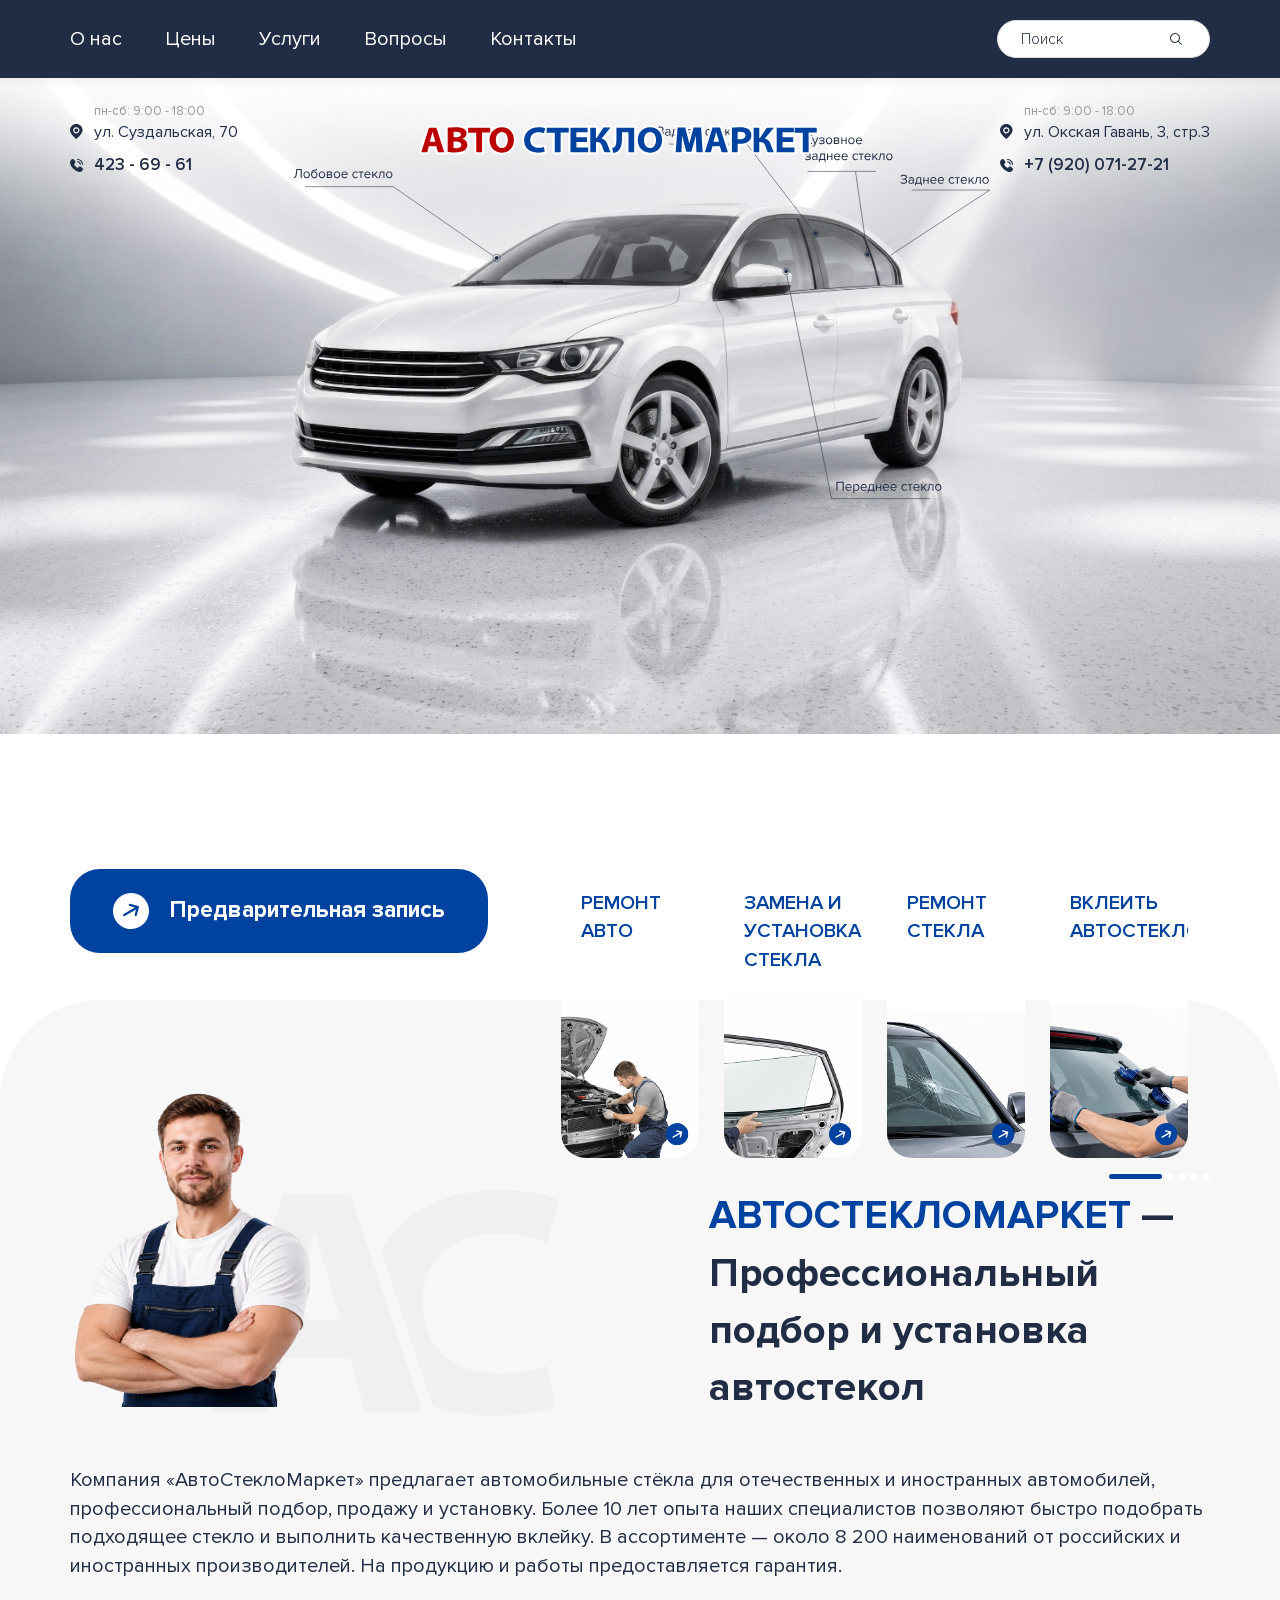
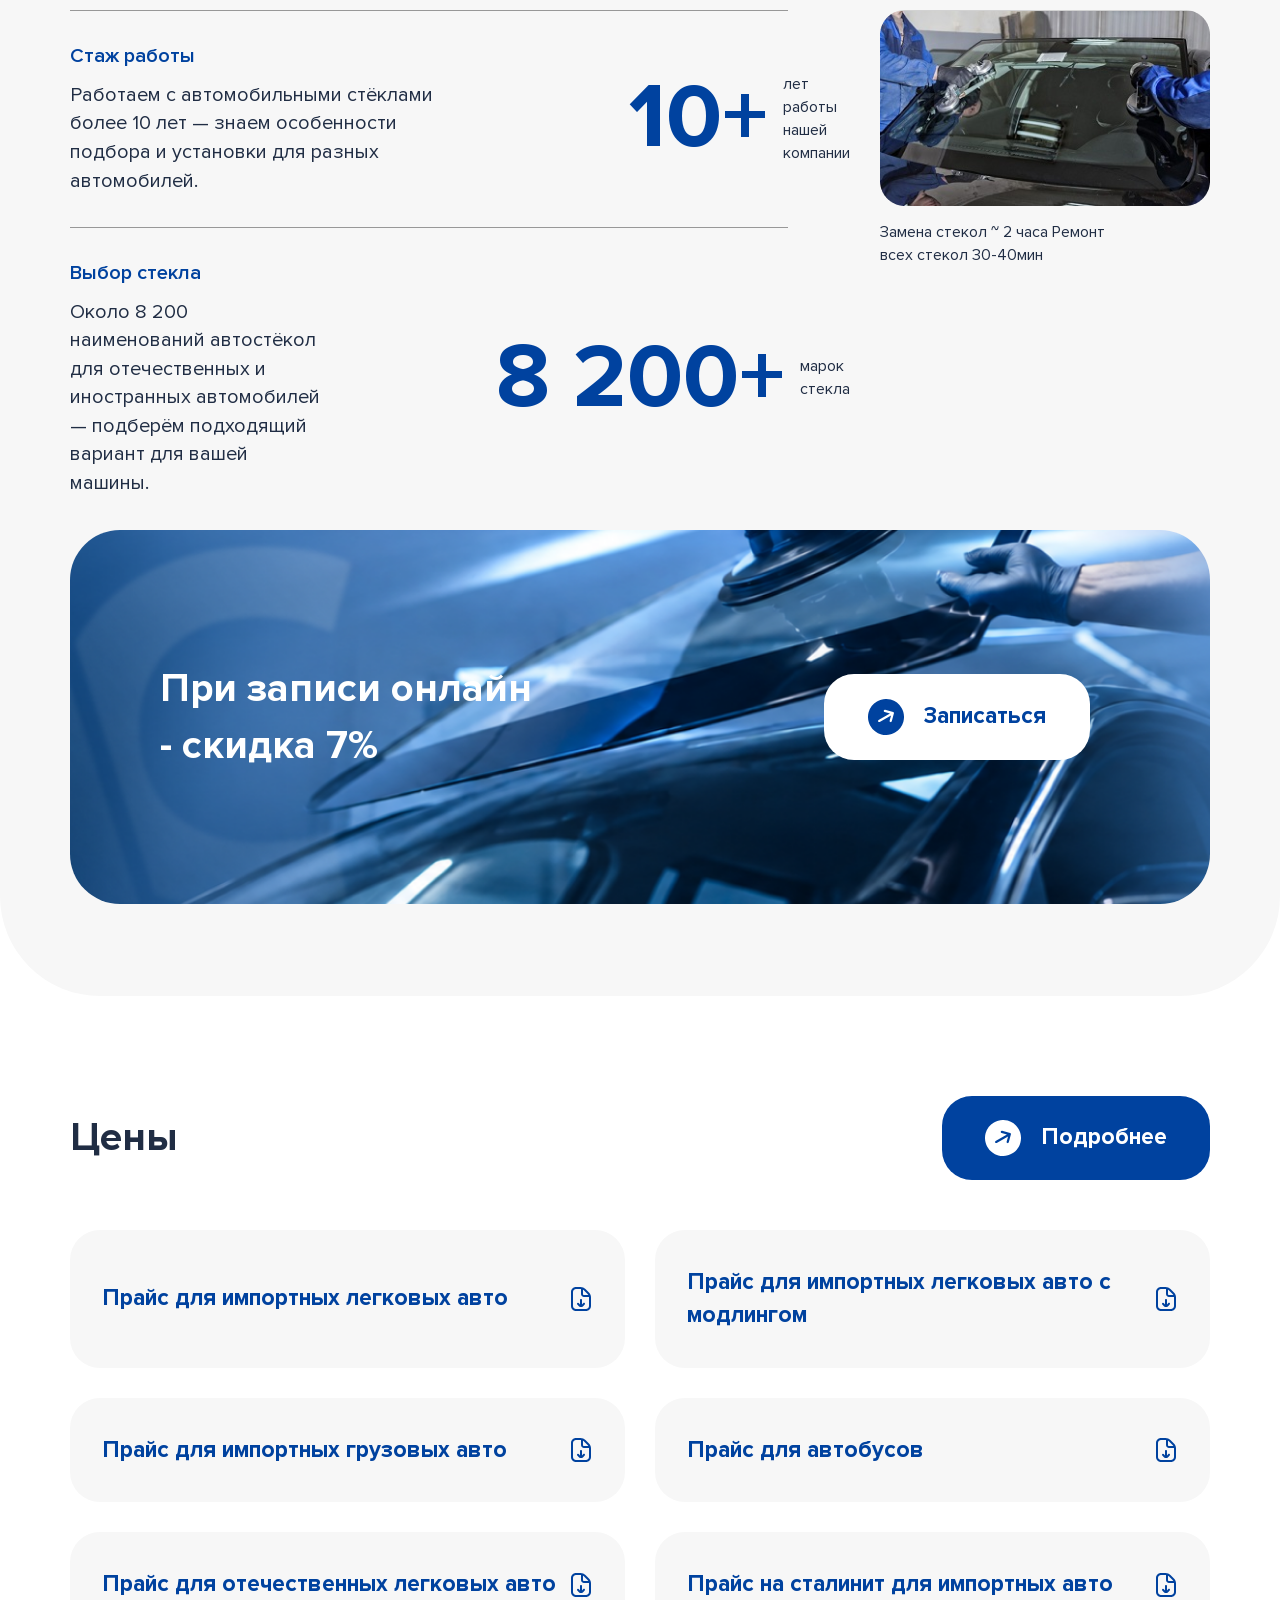
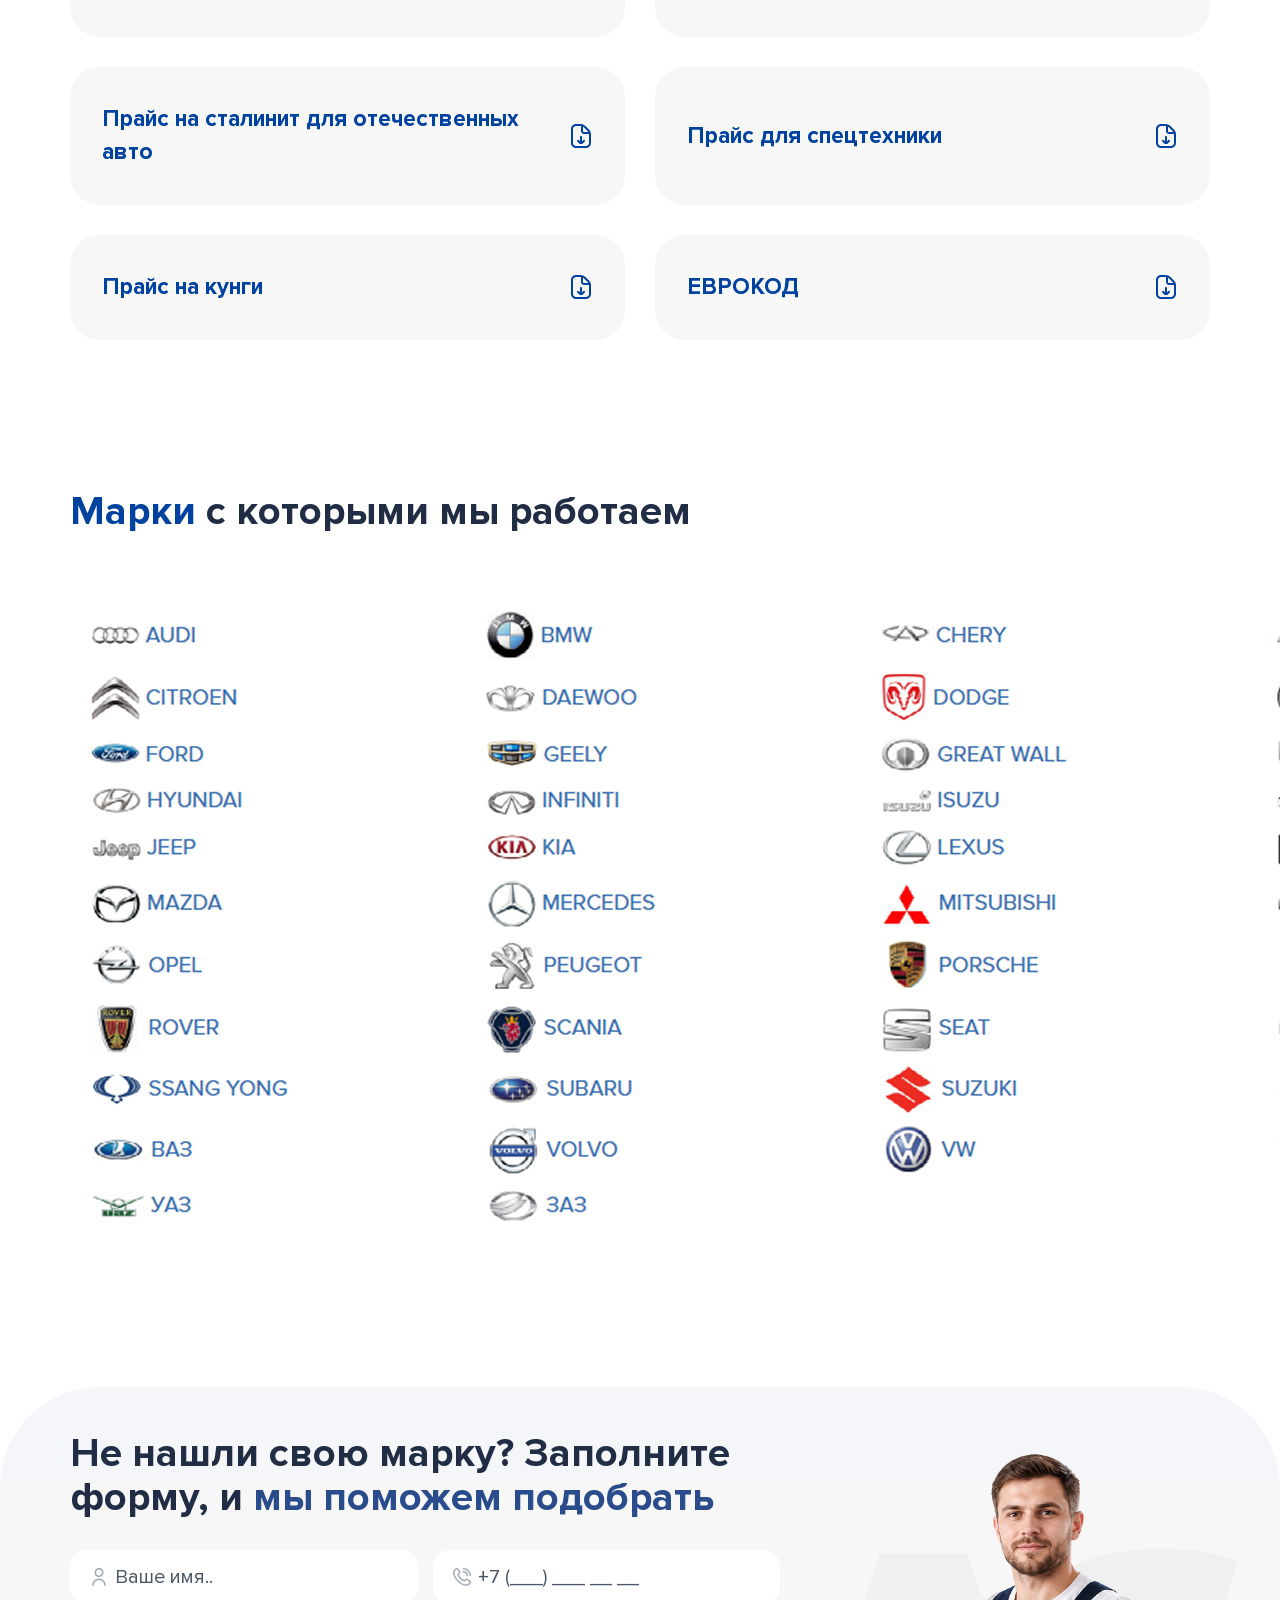
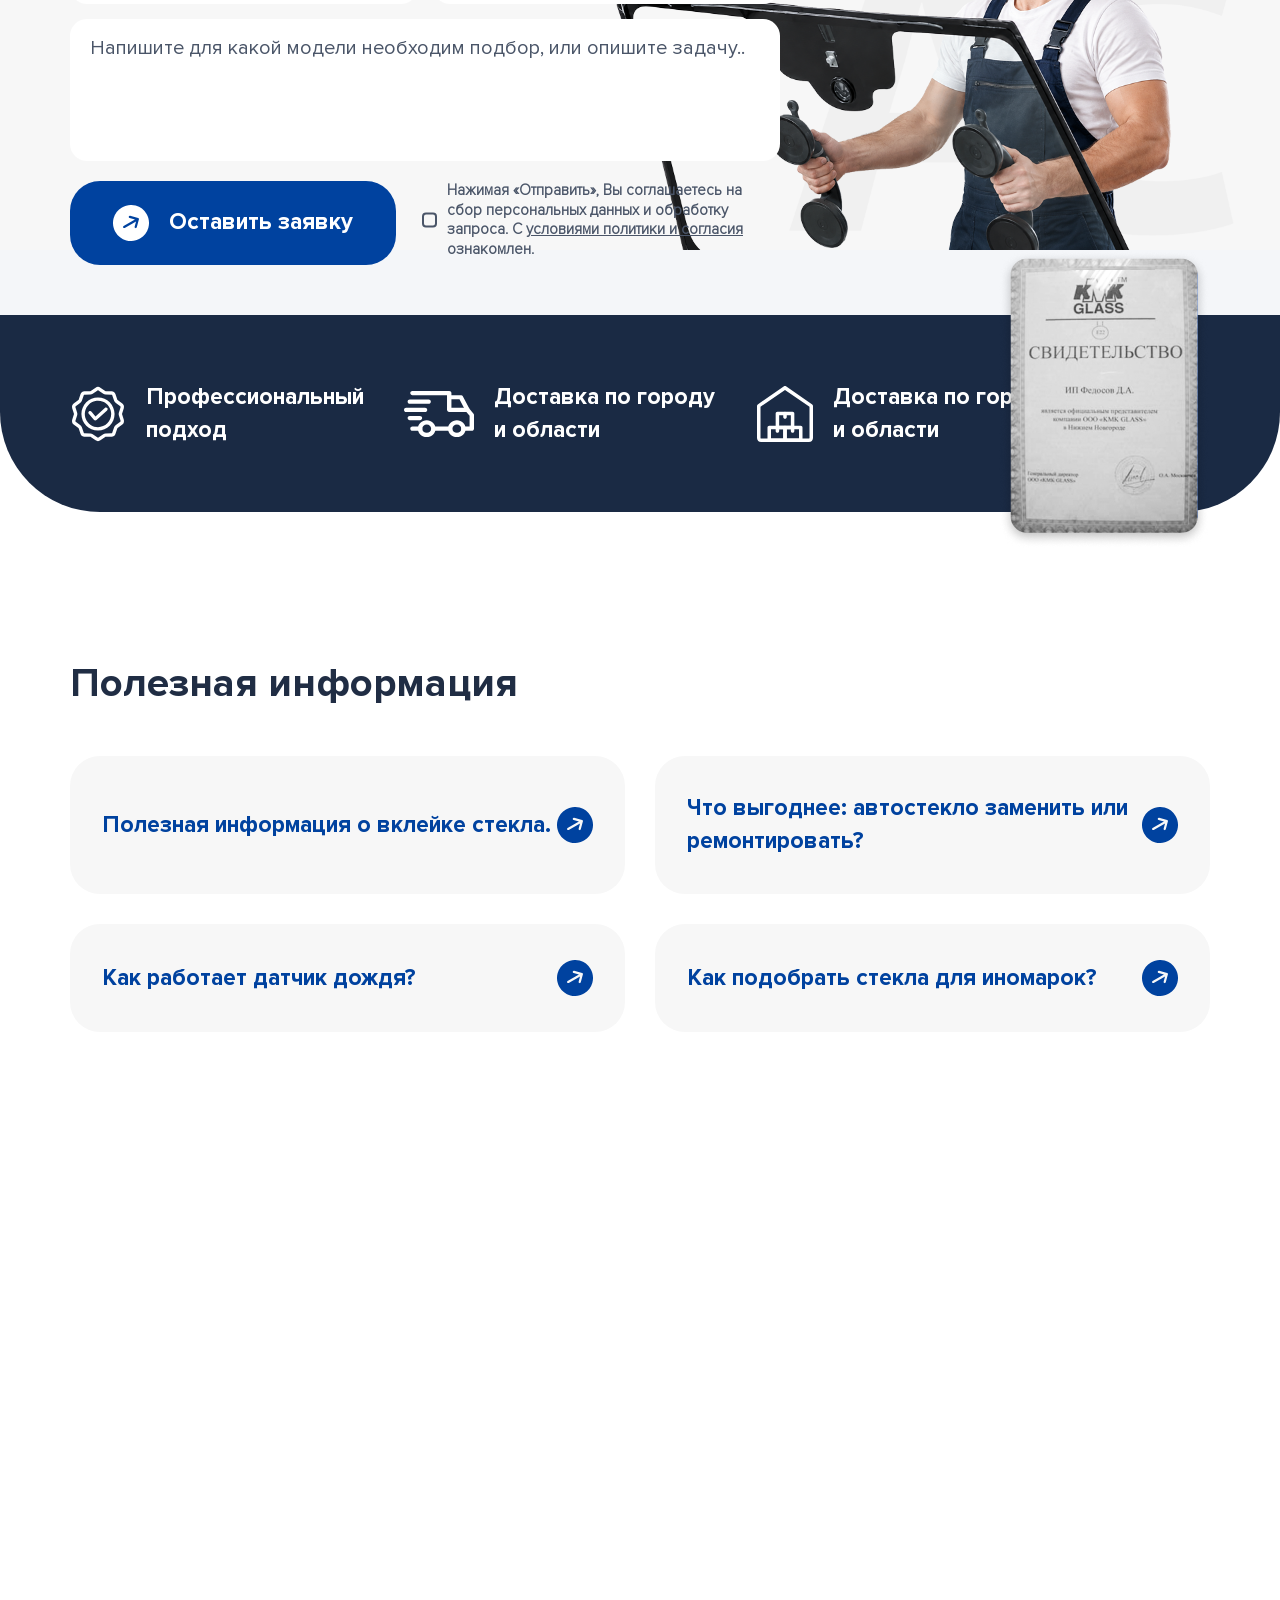
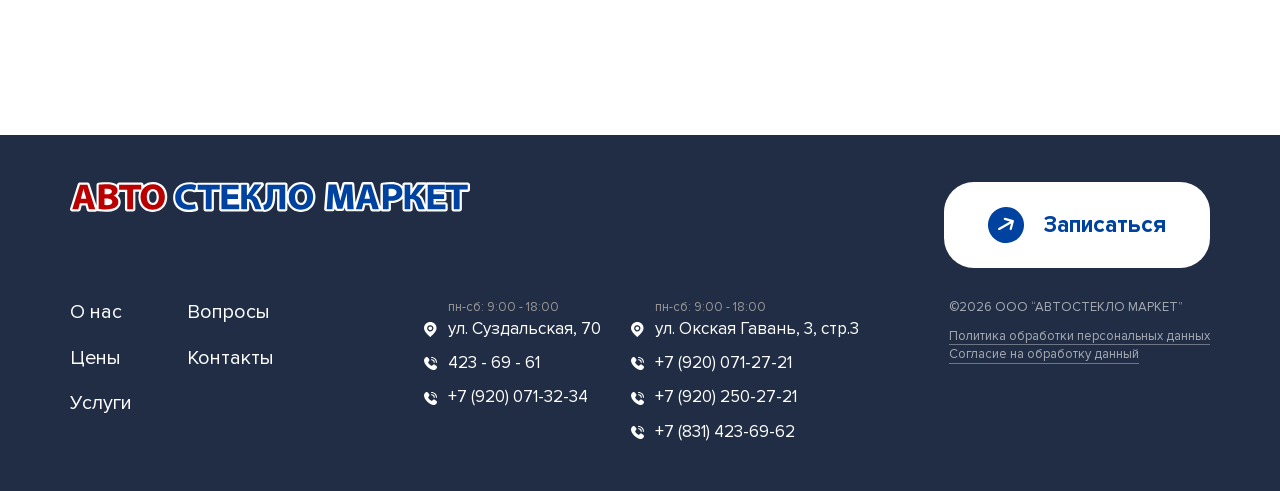
<file: index.html>
<!DOCTYPE html>
<html lang="ru">

<head>
  <meta http-equiv="content-type" content="text/html; charset=utf-8">
  <meta http-equiv="X-UA-Compatible" content="IE=edge">
  <meta name="viewport" content="width=device-width, initial-scale=1">
  <script>
    if ('scrollRestoration' in history) {
      history.scrollRestoration = 'manual';
    }
  </script>
  <jdoc:include type="head" />
  <!-- <link rel="shortcut icon" type="image/x-icon" href=""> -->
  <link type="text/css" href="css/bootstrap.css" rel="stylesheet">
  <link type="text/css" href="css/normalize.css" rel="stylesheet">
  <link type="text/css" href="css/slick.css" rel="stylesheet">
  <link type="text/css" href="css/style.css" rel="stylesheet">
  <script src="https://ajax.googleapis.com/ajax/libs/jquery/1.11.3/jquery.min.js"></script>
  <script type="text/javascript" src="javascript/slide.js"></script>
  <script type="text/javascript" src="javascript/slick.min.js"></script>
</head>

<body>
  <div class="wrapper">
    <div class="all_cnt">
      <div class="mainBannerBgImg" id="mainBannerBgImg">
        <img src="./images/main_bg_photo.jpg" alt="" class="mainBannerCarPhoto" id="mainBannerCarPhoto">
        <div class="mainBannerCallouts" id="mainBannerCallouts" data-src="./images/main_bg.svg"></div>
      </div>

      <div class="container">
        <header class="header headerFixed">
          <div class="container">
            <div class="headerContent">
              <ul>
                <li><a href="#">О нас</a></li>
                <li><a href="#">Цены</a></li>
                <li><a href="#">Услуги</a></li>
                <li><a href="#">Вопросы</a></li>
                <li><a href="#">Контакты</a></li>
              </ul>

              <div class="headerSearch">
                <div class="searchBox">
                  <input type="text" placeholder="Поиск" class="searchInput">
                  <button class="searchButton">
                    <img src="./images/svg/search.svg" alt="">
                  </button>
                </div>
              </div>
            </div>
          </div>
        </header>

        <div class="mainBannerSection">
          <div class="mainBannerContent">
            <div class="mainBannerHead">
              <div class="mainBannerHeadContacts">
                <span>пн-сб: 9:00 - 18:00</span>

                <div class="mainBannerHeadContactsInner">
                  <div class="mainBannerHeadContact">
                    <img src="./images/svg/checkmark.svg" alt="">

                    <div class="mainBannerHeadContactTitle">
                      ул. Суздальская, 70
                    </div>
                  </div>

                  <div class="mainBannerHeadContact">
                    <img src="./images/svg/phone.svg" alt="">

                    <div class="mainBannerHeadContactTitle">
                      423 - 69 - 61
                    </div>
                  </div>
                </div>
              </div>

              <div class="mainBannerHeadLogo">
                <img src="./images/svg/logo.svg" alt="">
              </div>

              <div class="mainBannerHeadContacts">
                <span>пн-сб: 9:00 - 18:00</span>

                <div class="mainBannerHeadContactsInner">
                  <div class="mainBannerHeadContact">
                    <img src="./images/svg/checkmark.svg" alt="">

                    <div class="mainBannerHeadContactTitle">
                      ул. Окская Гавань, 3, стр.3
                    </div>
                  </div>

                  <div class="mainBannerHeadContact">
                    <img src="./images/svg/phone.svg" alt="">

                    <div class="mainBannerHeadContactTitle">
                      +7 (920) 071-27-21
                    </div>
                  </div>
                </div>
              </div>
            </div>

            <div class="mainBannerLinks">
              <div class="mainBannerLinkBtn">
                <button class="infoBtn priceHeadBtn">
                  <div class="infoBtnIcon">
                    <img class="iconBlue" src="./images/svg/arrowBtnBlue.svg" alt="">
                    <img class="iconWhite" src="./images/svg/arrowBtnWhite.svg" alt="">
                  </div>

                  Предварительная запись
                </button>
              </div>

              <div class="mainBannerLinksCards">
                <a href="#" class="mainBannerLinksCard">
                  <div class="mainBannerLinksCardTitle">
                    Ремонт авто
                  </div>

                  <div class="mainBannerLinksCardImage">
                    <img src="./images/linksCards/1.png" alt="">
                  </div>

                  <div class="mainBannerLinksCardArrow">
                    <img src="./images/svg/linksCardsArrow.svg" alt="">
                  </div>
                </a>

                <a href="#" class="mainBannerLinksCard">
                  <div class="mainBannerLinksCardTitle">
                    Замена и установка стекла
                  </div>

                  <div class="mainBannerLinksCardImage">
                    <img src="./images/linksCards/2.png" alt="">
                  </div>

                  <div class="mainBannerLinksCardArrow">
                    <img src="./images/svg/linksCardsArrow.svg" alt="">
                  </div>
                </a>

                <a href="#" class="mainBannerLinksCard">
                  <div class="mainBannerLinksCardTitle">
                    Ремонт стекла
                  </div>

                  <div class="mainBannerLinksCardImage">
                    <img src="./images/linksCards/3.png" alt="">
                  </div>

                  <div class="mainBannerLinksCardArrow">
                    <img src="./images/svg/linksCardsArrow.svg" alt="">
                  </div>
                </a>

                <a href="#" class="mainBannerLinksCard">
                  <div class="mainBannerLinksCardTitle">
                    Вклеить автостекло
                  </div>

                  <div class="mainBannerLinksCardImage">
                    <img src="./images/linksCards/4.png" alt="">
                  </div>

                  <div class="mainBannerLinksCardArrow">
                    <img src="./images/svg/linksCardsArrow.svg" alt="">
                  </div>
                </a>

                <a href="#" class="mainBannerLinksCard">
                  <div class="mainBannerLinksCardTitle">
                    Ремонт авто
                  </div>

                  <div class="mainBannerLinksCardImage">
                    <img src="./images/linksCards/1.png" alt="">
                  </div>

                  <div class="mainBannerLinksCardArrow">
                    <img src="./images/svg/linksCardsArrow.svg" alt="">
                  </div>
                </a>

                <a href="#" class="mainBannerLinksCard">
                  <div class="mainBannerLinksCardTitle">
                    Замена и установка стекла
                  </div>

                  <div class="mainBannerLinksCardImage">
                    <img src="./images/linksCards/2.png" alt="">
                  </div>

                  <div class="mainBannerLinksCardArrow">
                    <img src="./images/svg/linksCardsArrow.svg" alt="">
                  </div>
                </a>

                <a href="#" class="mainBannerLinksCard">
                  <div class="mainBannerLinksCardTitle">
                    Ремонт стекла
                  </div>

                  <div class="mainBannerLinksCardImage">
                    <img src="./images/linksCards/3.png" alt="">
                  </div>

                  <div class="mainBannerLinksCardArrow">
                    <img src="./images/svg/linksCardsArrow.svg" alt="">
                  </div>
                </a>

                <a href="#" class="mainBannerLinksCard">
                  <div class="mainBannerLinksCardTitle">
                    Вклеить автостекло
                  </div>

                  <div class="mainBannerLinksCardImage">
                    <img src="./images/linksCards/4.png" alt="">
                  </div>

                  <div class="mainBannerLinksCardArrow">
                    <img src="./images/svg/linksCardsArrow.svg" alt="">
                  </div>
                </a>
              </div>
            </div>
          </div>
        </div>
      </div>

      <div class="infoBannerSection">
        <div class="infoBannerContent">
          <div class="container">
            <div class="infoBannerHead">
              <div class="infoBannerHeadLeft">
                <img src="./images/svg/man.svg" alt="">
              </div>

              <div class="infoBannerHeadRight">
                <div class="infoBannerHeadTitle">
                  <span>АВТОСТЕКЛОМАРКЕТ</span> — Профессиональный подбор и установка автостекол
                </div>
              </div>
            </div>

            <div class="infoBannerUnderHeadDesc">
              Компания «АвтоСтеклоМаркет» предлагает автомобильные стёкла для отечественных и иностранных автомобилей,
              профессиональный подбор, продажу и установку. Более 10 лет опыта наших специалистов позволяют быстро
              подобрать подходящее стекло и выполнить качественную вклейку. В ассортименте — около 8 200 наименований от
              российских и иностранных производителей. На продукцию и работы предоставляется гарантия.
            </div>

            <div class="infoBannerColumns">
              <div class="infoBannerColumn">
                <div class="infoBannerAdvantageCards">
                  <div class="infoBannerAdvantageCard">
                    <div class="infoBannerAdvantageCardLeft">
                      <div class="infoBannerAdvantageCardLeftTitle">
                        Стаж работы
                      </div>

                      <div class="infoBannerAdvantageCardLeftDesc">
                        Работаем с автомобильными стёклами более 10 лет — знаем особенности подбора и установки для
                        разных автомобилей.
                      </div>
                    </div>

                    <div class="infoBannerAdvantageCardRight">
                      <div class="infoBannerAdvantageCardRightNumber">
                        10+
                      </div>

                      <div class="infoBannerAdvantageCardRightDesc">
                        лет работы нашей компании
                      </div>
                    </div>
                  </div>

                  <div class="infoBannerAdvantageCard">
                    <div class="infoBannerAdvantageCardLeft">
                      <div class="infoBannerAdvantageCardLeftTitle">
                        Выбор стекла
                      </div>

                      <div class="infoBannerAdvantageCardLeftDesc">
                        Около 8 200 наименований автостёкол для отечественных и иностранных автомобилей — подберём
                        подходящий вариант для вашей машины.
                      </div>
                    </div>

                    <div class="infoBannerAdvantageCardRight">
                      <div class="infoBannerAdvantageCardRightNumber">
                        8 200+
                      </div>

                      <div class="infoBannerAdvantageCardRightDesc">
                        марок стекла
                      </div>
                    </div>
                  </div>
                </div>
              </div>

              <div class="infoBannerColumn">
                <div class="infoBannerColumnImage">
                  <img src="./images/glass_replacement.png" alt="">
                </div>

                <div class="infoBannerColumnDesc">
                  Замена стекол ~ 2 часа
                  Ремонт всех стекол 30-40мин
                </div>
              </div>
            </div>

            <div class="infoSaleBanner">
              <div class="infoSaleBannerTitle">
                При записи онлайн - скидка 7%
              </div>

              <button class="infoBtn infoSaleBannerBtn">
                <div class="infoBtnIcon">
                  <img class="iconBlue" src="./images/svg/arrowBtnBlue.svg" alt="">
                  <img class="iconWhite" src="./images/svg/arrowBtnWhite.svg" alt="">
                </div>

                Записаться
              </button>
            </div>
          </div>
        </div>
      </div>

      <div class="priceSection">
        <div class="container">
          <div class="priceContent">
            <div class="priceHead">
              <div class="h2 priceHeadTitle">
                Цены
              </div>

              <button class="infoBtn priceHeadBtn">
                <div class="infoBtnIcon">
                  <img class="iconBlue" src="./images/svg/arrowBtnBlue.svg" alt="">
                  <img class="iconWhite" src="./images/svg/arrowBtnWhite.svg" alt="">
                </div>

                Подробнее
              </button>
            </div>

            <div class="priceInfoCards">
              <a href="./files/pdf.pdf" download class="priceInfoCard">
                <div class="priceInfoCardTitle">
                  Прайс для импортных легковых авто
                </div>

                <div class="priceInfoCardDownloadBtn">
                  <img class="iconBlue" src="./images/svg/downloadPriceBtnBlue.svg" alt="">
                  <img class="iconWhite" src="./images/svg/downloadPriceBtnWhite.svg" alt="">
                </div>
              </a>

              <a href="./files/pdf.pdf" download class="priceInfoCard">
                <div class="priceInfoCardTitle">
                  Прайс для импортных легковых авто с модлингом
                </div>

                <div class="priceInfoCardDownloadBtn">
                  <img class="iconBlue" src="./images/svg/downloadPriceBtnBlue.svg" alt="">
                  <img class="iconWhite" src="./images/svg/downloadPriceBtnWhite.svg" alt="">
                </div>
              </a>

              <a href="./files/pdf.pdf" download class="priceInfoCard">
                <div class="priceInfoCardTitle">
                  Прайс для импортных грузовых авто
                </div>

                <div class="priceInfoCardDownloadBtn">
                  <img class="iconBlue" src="./images/svg/downloadPriceBtnBlue.svg" alt="">
                  <img class="iconWhite" src="./images/svg/downloadPriceBtnWhite.svg" alt="">
                </div>
              </a>

              <a href="./files/pdf.pdf" download class="priceInfoCard">
                <div class="priceInfoCardTitle">
                  Прайс для автобусов
                </div>

                <div class="priceInfoCardDownloadBtn">
                  <img class="iconBlue" src="./images/svg/downloadPriceBtnBlue.svg" alt="">
                  <img class="iconWhite" src="./images/svg/downloadPriceBtnWhite.svg" alt="">
                </div>
              </a>

              <a href="./files/pdf.pdf" download class="priceInfoCard">
                <div class="priceInfoCardTitle">
                  Прайс для отечественных легковых авто
                </div>

                <div class="priceInfoCardDownloadBtn">
                  <img class="iconBlue" src="./images/svg/downloadPriceBtnBlue.svg" alt="">
                  <img class="iconWhite" src="./images/svg/downloadPriceBtnWhite.svg" alt="">
                </div>
              </a>

              <a href="./files/pdf.pdf" download class="priceInfoCard">
                <div class="priceInfoCardTitle">
                  Прайс на сталинит для импортных авто
                </div>

                <div class="priceInfoCardDownloadBtn">
                  <img class="iconBlue" src="./images/svg/downloadPriceBtnBlue.svg" alt="">
                  <img class="iconWhite" src="./images/svg/downloadPriceBtnWhite.svg" alt="">
                </div>
              </a>

              <a href="./files/pdf.pdf" download class="priceInfoCard">
                <div class="priceInfoCardTitle">
                  Прайс на сталинит для отечественных авто
                </div>

                <div class="priceInfoCardDownloadBtn">
                  <img class="iconBlue" src="./images/svg/downloadPriceBtnBlue.svg" alt="">
                  <img class="iconWhite" src="./images/svg/downloadPriceBtnWhite.svg" alt="">
                </div>
              </a>

              <a href="./files/pdf.pdf" download class="priceInfoCard">
                <div class="priceInfoCardTitle">
                  Прайс для спецтехники
                </div>

                <div class="priceInfoCardDownloadBtn">
                  <img class="iconBlue" src="./images/svg/downloadPriceBtnBlue.svg" alt="">
                  <img class="iconWhite" src="./images/svg/downloadPriceBtnWhite.svg" alt="">
                </div>
              </a>

              <a href="./files/pdf.pdf" download class="priceInfoCard">
                <div class="priceInfoCardTitle">
                  Прайс на кунги
                </div>

                <div class="priceInfoCardDownloadBtn">
                  <img class="iconBlue" src="./images/svg/downloadPriceBtnBlue.svg" alt="">
                  <img class="iconWhite" src="./images/svg/downloadPriceBtnWhite.svg" alt="">
                </div>
              </a>

              <a href="./files/pdf.pdf" download class="priceInfoCard">
                <div class="priceInfoCardTitle">
                  ЕВРОКОД
                </div>

                <div class="priceInfoCardDownloadBtn">
                  <img class="iconBlue" src="./images/svg/downloadPriceBtnBlue.svg" alt="">
                  <img class="iconWhite" src="./images/svg/downloadPriceBtnWhite.svg" alt="">
                </div>
              </a>
            </div>
          </div>
        </div>
      </div>

      <div class="brandsSection">
        <div class="container">
          <div class="brandsContent">
            <div class="brandsHead">
              <div class="h2 brandsTitle">
                <span>Марки</span> с которыми мы работаем
              </div>
            </div>

            <div class="brandsMarks">
              <img src="./images/marks.png" alt="">
            </div>
          </div>
        </div>
      </div>

      <div class="getContactSection">
        <div class="container">
          <div class="getContactContent">

            <div class="h2 getContactTitle">
              Не нашли свою марку? Заполните форму, и <span>мы поможем подобрать</span>
            </div>

            <div class="getCotactForm">
              <form action="#" method="POST">
                <div class="formRow">
                  <div class="inputWrapper">
                    <img src="./images/svg/form_user.svg" alt="user" class="inputIcon">
                    <input type="text" placeholder="Ваше имя.." required>
                  </div>
                  <div class="inputWrapper">
                    <img src="./images/svg/form_phone.svg" alt="phone" class="inputIcon">
                    <input type="tel" placeholder="+7 (___) ___ __ __" required>
                  </div>
                </div>

                <div class="formRow">
                  <textarea placeholder="Напишите для какой модели необходим подбор, или опишите задачу.."></textarea>
                </div>

                <div class="formFooter">
                  <button class="infoBtn getContactBtn">
                    <div class="infoBtnIcon">
                      <img class="iconBlue" src="./images/svg/arrowBtnBlue.svg" alt="">
                      <img class="iconWhite" src="./images/svg/arrowBtnWhite.svg" alt="">
                    </div>

                    Оставить заявку
                  </button>

                  <div class="checkboxWrapper">
                    <input type="checkbox" id="agree" required>
                    <label for="agree">Нажимая «Отправить», Вы соглашаетесь на сбор персональных данных и обработку
                      запроса. С <span><a href="#">условиями политики и согласия</a></span> ознакомлен.</label>
                  </div>
                </div>
              </form>
            </div>
          </div>
        </div>
      </div>

      <div class="advantagesInfoSection">
        <div class="container">
          <div class="advantagesInfoContent">
            <div class="advantagesInfoLeft">
              <div class="advantagesCards">
                <div class="advantagesCard">
                  <div class="advantagesCardImage">
                    <img src="./images/svg/advantages/1.svg" alt="">
                  </div>

                  <div class="advantagesCardTitle">
                    Профессиональный подход
                  </div>
                </div>

                <div class="advantagesCard">
                  <div class="advantagesCardImage">
                    <img src="./images/svg/advantages/2.svg" alt="">
                  </div>

                  <div class="advantagesCardTitle">
                    Доставка по городу и области
                  </div>
                </div>

                <div class="advantagesCard">
                  <div class="advantagesCardImage">
                    <img src="./images/svg/advantages/3.svg" alt="">
                  </div>

                  <div class="advantagesCardTitle">
                    Доставка по городу и области
                  </div>
                </div>
              </div>
            </div>

            <div class="advantagesInfoRight">
              <div class="advantagesInfoCertificate">
                <img src="./images/certificate.png" alt="">
              </div>
            </div>
          </div>
        </div>
      </div>

      <div class="usefulInformationSection">
        <div class="container">
          <div class="priceContent">
            <div class="priceHead">
              <div class="h2 priceHeadTitle">
                Полезная информация
              </div>
            </div>

            <div class="priceInfoCards">
              <a href="#" class="priceInfoCard">
                <div class="priceInfoCardTitle">
                  Полезная информация о вклейке стекла.
                </div>

                <div class="priceInfoCardDownloadBtn usefulInfoBtn">
                  <img class="iconBlue" src="./images/svg/arrowBtnBlue.svg" alt="">
                  <img class="iconWhite" src="./images/svg/arrowBtnWhite.svg" alt="">
                </div>
              </a>

              <a href="#" class="priceInfoCard">
                <div class="priceInfoCardTitle">
                  Что выгоднее: автостекло заменить или ремонтировать?
                </div>

                <div class="priceInfoCardDownloadBtn usefulInfoBtn">
                  <img class="iconBlue" src="./images/svg/arrowBtnBlue.svg" alt="">
                  <img class="iconWhite" src="./images/svg/arrowBtnWhite.svg" alt="">
                </div>
              </a>

              <a href="#" class="priceInfoCard">
                <div class="priceInfoCardTitle">
                  Как работает датчик дождя?
                </div>

                <div class="priceInfoCardDownloadBtn usefulInfoBtn">
                  <img class="iconBlue" src="./images/svg/arrowBtnBlue.svg" alt="">
                  <img class="iconWhite" src="./images/svg/arrowBtnWhite.svg" alt="">
                </div>
              </a>

              <a href="#" class="priceInfoCard">
                <div class="priceInfoCardTitle">
                  Как подобрать стекла для иномарок?
                </div>

                <div class="priceInfoCardDownloadBtn usefulInfoBtn">
                  <img class="iconBlue" src="./images/svg/arrowBtnBlue.svg" alt="">
                  <img class="iconWhite" src="./images/svg/arrowBtnWhite.svg" alt="">
                </div>
              </a>
            </div>
          </div>
        </div>
      </div>

      <div class="mapSection">
        <div class="mapContent">
          <div class="maps fade-in" id="map"></div>
        </div>
      </div>
    </div>

    <footer class="footer">
      <div class="container">
        <div class="footerContent">
          <div class="footerContentTop">
            <div class="footerContentHead">
              <div class="footerContentHeadLogo">
                <img src="./images/svg/logo.svg" alt="">
              </div>

              <div class="footerContentHeadBtn">
                <button class="infoBtn infoSaleBannerBtn">
                  <div class="infoBtnIcon">
                    <img class="iconBlue" src="./images/svg/arrowBtnBlue.svg" alt="">
                    <img class="iconWhite" src="./images/svg/arrowBtnWhite.svg" alt="">
                  </div>

                  Записаться
                </button>
              </div>
            </div>
          </div>

          <div class="footerContentBottom">
            <div class="footerContentLinks">
              <div class="footerContentLinksFirstColumn">
                <ul>
                  <li><a href="#">О нас</a></li>
                  <li><a href="#">Вопросы</a></li>
                  <li><a href="#">Цены</a></li>
                  <li><a href="#">Контакты</a></li>
                  <li><a href="#">Услуги</a></li>
                </ul>
              </div>

              <div class="footerContentLinksSecondColumn">
                <div class="footerContentLinksLeft">
                  <div class="footerContentLinksSubtitle">
                    пн-сб: 9:00 - 18:00
                  </div>

                  <div class="footerContentLinksAdressLinks">
                    <div class="footerContentLinksAdressLink">
                      <div class="footerContentLinksAdressLinkImage">
                        <img src="./images/svg/footer_mark.svg" alt="">
                      </div>

                      <div class="footerContentLinksAdressLinkDesc">
                        ул. Суздальская, 70
                      </div>
                    </div>

                    <div class="footerContentLinksAdressLink">
                      <div class="footerContentLinksAdressLinkImage">
                        <img src="./images/svg/footer_phone.svg" alt="">
                      </div>

                      <div class="footerContentLinksAdressLinkDesc">
                        423 - 69 - 61
                      </div>
                    </div>

                    <div class="footerContentLinksAdressLink">
                      <div class="footerContentLinksAdressLinkImage">
                        <img src="./images/svg/footer_phone.svg" alt="">
                      </div>

                      <div class="footerContentLinksAdressLinkDesc">
                        +7 (920) 071-32-34
                      </div>
                    </div>
                  </div>

                </div>

                <div class="footerContentLinksRight">
                  <div class="footerContentLinksSubtitle">
                    пн-сб: 9:00 - 18:00
                  </div>

                  <div class="footerContentLinksAdressLinks">
                    <div class="footerContentLinksAdressLink">
                      <div class="footerContentLinksAdressLinkImage">
                        <img src="./images/svg/footer_mark.svg" alt="">
                      </div>

                      <div class="footerContentLinksAdressLinkDesc">
                        ул. Окская Гавань, 3, стр.3
                      </div>
                    </div>

                    <div class="footerContentLinksAdressLink">
                      <div class="footerContentLinksAdressLinkImage">
                        <img src="./images/svg/footer_phone.svg" alt="">
                      </div>

                      <div class="footerContentLinksAdressLinkDesc">
                        +7 (920) 071-27-21
                      </div>
                    </div>

                    <div class="footerContentLinksAdressLink">
                      <div class="footerContentLinksAdressLinkImage">
                        <img src="./images/svg/footer_phone.svg" alt="">
                      </div>

                      <div class="footerContentLinksAdressLinkDesc">
                        +7 (920) 250-27-21
                      </div>
                    </div>

                    <div class="footerContentLinksAdressLink">
                      <div class="footerContentLinksAdressLinkImage">
                        <img src="./images/svg/footer_phone.svg" alt="">
                      </div>

                      <div class="footerContentLinksAdressLinkDesc">
                        +7 (831) 423-69-62
                      </div>
                    </div>
                  </div>
                </div>
              </div>
            </div>

            <div class="footerCopyright">
              <div class="footerCopyrightDesc">
                ©2026 ООО “АВТОСТЕКЛО МАРКЕТ”
              </div>

              <div class="footerCopyrightLinks">
                <a href="#" class="footerCopyrightLink">
                  Политика обработки персональных данных
                </a>

                <a href="#" class="footerCopyrightLink">
                  Согласие на обработку данный
                </a>
              </div>
            </div>
          </div>
        </div>
      </div>
    </footer>
  </div>


  <!-- Яндекс карта -->
  <script src="https://api-maps.yandex.ru/2.1/?lang=ru_RU&amp;apikey=6a0a70e3-b1fe-4c23-ab8b-779377082ed2"
    type="text/javascript"></script>
  <script src="./javascript/main.js"></script>
  <script src="./javascript/bannerAnimation.js"></script>
</body>

</html>
</file>
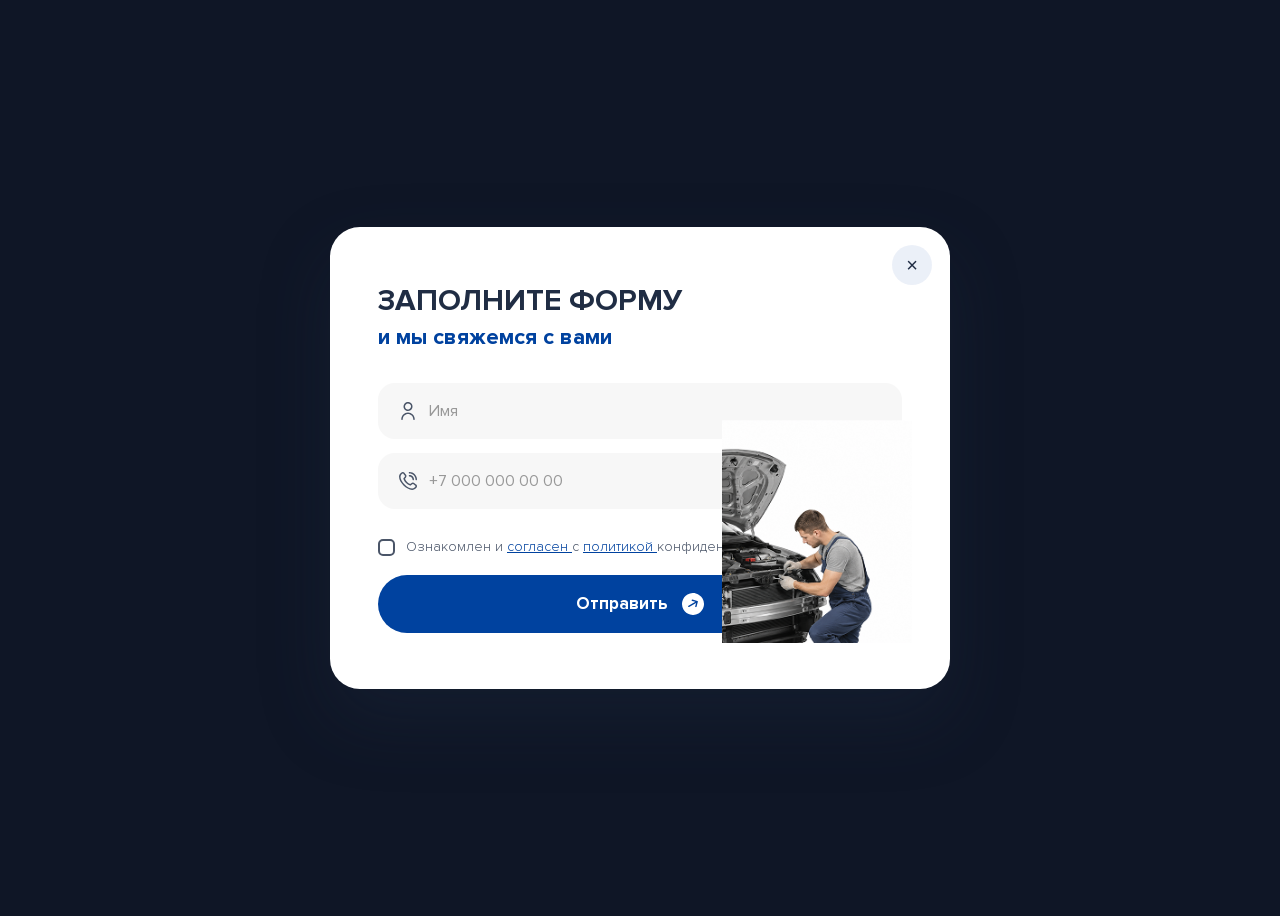
<file: css/_modal_preview.html>
<!DOCTYPE html>
<html lang="ru">
<head>
<meta charset="utf-8">
<title>Предпросмотр модалки</title>
<link rel="stylesheet" href="style.css">
<link rel="stylesheet" href="modal_style.css">
<style>
  body {
    background: #0f1626;
    min-height: 100vh;
    display: flex;
    align-items: center;
    justify-content: center;
    padding: 40px 16px;
    box-sizing: border-box;
  }
</style>
</head>
<body>

<div class="callback-modal callback-modal-toggle">
  <div class="callback-modal__form">
    <form class="form-submit-toggle" action="#">
      <input type="hidden" name="head" value="Заявка на обратный звонок с сайта avtosteklomarket.ru">
      <p class="h1 m0">ЗАПОЛНИТЕ ФОРМУ</p>
      <p style="text-transform: none; font-weight: normal; font-size: 22px; margin-bottom: 20px;" class="h1 m0">и мы свяжемся с вами</p>
      <div class="flexColumn">
        <div class="name"><input type="text" name="Имя" placeholder="Имя"></div>
        <div class="tel m20v"><input name="Телефон" type="text" placeholder="+7 000 000 00 00"></div>
      </div>
      <div class="flexColumn">
        <input type="checkbox" id="checkF3" required="">
        <label for="checkF3">Ознакомлен и <a href="#">согласен </a>с <a href="#">политикой </a>конфиденциальности сайта</label>
        <button class="red">Отправить</button>
      </div>
    </form>
    <img src="../images/linksCards/1.png" alt="">
  </div>
  <button title="Close (Esc)" type="button" class="mfp-close">&times;</button>
</div>

</body>
</html>
</file>
<file: css/style.css>
@font-face {
    font-family: 'ProximaNovaLight';
    src: url('../fonts/proxima-nova-light.ttf') format('truetype');
    font-weight: 300;
    font-style: normal;
    font-display: swap;
}

@font-face {
    font-family: 'ProximaNovaRegular';
    src: url('../fonts/proxima-nova-regular.ttf') format('truetype');
    font-weight: 400;
    font-style: normal;
    font-display: swap;
}

@font-face {
    font-family: 'ProximaNovaSemiBold';
    src: url('../fonts/proxima-nova-semibold.ttf') format('truetype');
    font-weight: 600;
    font-style: normal;
    font-display: swap;
}

@font-face {
    font-family: 'ProximaNovaBold';
    src: url('../fonts/proxima-nova-bold.ttf') format('truetype');
    font-weight: 700;
    font-style: normal;
    font-display: swap;
}


:root {
    --dark-blue: #202D44;
    --white: #FFFFFF;
    --blue: #00429F;
    --gray: #989898;
}

html {
    overflow-anchor: none;
}

body{
	color: var(--dark-blue);
	font-size: 16px;
	font-family: "ProximaNovaRegular", sans-serif;
}
body p{
	margin-top: 0;	
	margin-bottom: 10px;
}

a {
    text-decoration: none;
    transition: all 0.3s ease;
}

a:hover {
    text-decoration: none;
}

a:focus {
    text-decoration: none;
}

button {
    cursor: pointer;
    border: none;
    background-color: transparent;
}

.h1,h1{
	font-size: 24px;
	margin-bottom: 45px;
	text-transform: uppercase;
}

.h2, h2 {
    font-family: 'ProximaNovaBold', sans-serif;
    font-weight: 700;
    font-size: 40px;
    color: var(--dark-blue);
    max-width: 856px;
    width: 100%;
}

.h2 span, h2  span {
    color: var(--blue);
}

h1, .h1, h2, .h2, h3, .h3 {
    margin-top: 0px;
    margin-bottom: 0px;
}

.wrapper{
	max-width: 1920px;
	margin: 0 auto;
	 min-height:100vh;
   position:relative;
   overflow: hidden;
   min-width: 1200px;
   display: flex;
   flex-direction: column;
   justify-content: space-between;
}


.wrapLabel{
    position: relative;
    margin-bottom: 0;
}
.wrapLabel span{
    font-weight: 200;
    padding-left: 25px;
    font-size: 13px;
    display: block;
    position: relative;
}
.wrapLabel span a{
    color: #ef5e07;
}
.wrapLabel span:before{
    position: absolute;
    left: 0;
    width: 16px;
    height: 16px;
    top: calc(50% - 8px);
    content: '';
    background: #fff;
    border: 1px solid #a5a5a5;
    border-radius: 3px;
}
.wrapLabel span:after{
    position: absolute;
    width: 8px;
    height: 8px;
    left: 4px;
    top: calc(50% - 4px);
    content: '';
    background: #dd6a1c;
    border-radius: 2px;
    opacity: 0;
}
.wrapLabel input:checked + span:after{
    opacity: 1;
}
.wrapLabel input{
    width: 10px !important;
    height: 10px !important;
    left: 0 !important;
    top: 0 !important;
    position: absolute !important;
    opacity: 0 !important;
}
.flexSA{
	display: flex;
	justify-content:space-around;
}

.flexSB{
	display: flex;
	justify-content:space-between;
}
.flexCenter{
	display: flex;
	justify-content:center;
}

.flexAI{
	display: flex;
	align-items:center;
}

.flexW{
	display: flex;
	flex-wrap:wrap;
}
.flexColumn{
	display: flex;
	flex-direction:column;
}
.flexStart{
	display: flex;
	justify-content:flex-start;
}
.flexEnd{
	display: flex;
	justify-content:flex-end;
}


/* Шапка */

.headerFixed {
    position: fixed;
    top: 0;
    left: 0;
    width: 100%;
    z-index: 1000;
    background: var(--dark-blue);
    box-shadow: 0 2px 10px rgba(0, 0, 0, 0.08);
}

.header {
    padding: 20px 0;
}

.headerContent {
    display: flex;
    align-items: center;
    justify-content: space-between;
}

.headerContent ul {
    display: flex;
    align-items: center;
    gap: 43px;
}

.headerContent ul li a {
    position: relative;
    display: inline-block;
    color: var(--white);
    font-size: 20px;
    text-decoration: none;
    transition: color 0.3s ease;
}

.headerContent ul li a::after {
    content: '';
    position: absolute;
    left: 0;
    bottom: 0;
    width: 100%;
    height: 1px;
    background-color: var(--white);
    transform: scaleX(0);
    transform-origin: left center;
    transition: transform 0.3s ease;
}

.headerContent ul li a:hover::after {
    transform: scaleX(1);
}

.headerSearch {
    display: flex;
    align-items: center;
}

.searchBox {
    display: flex;
    align-items: center;
    background: #ffffff;
    border: 1px solid #dcdcdc;
    border-radius: 50px;
    padding: 8px 21px;
    max-width: 270px;
    width: 100%;
    transition: border-color 0.2s;
}

.searchBox:focus-within {
    border-color: var(--blue);
}

.searchInput {
    font-family: 'ProximaNovaLight', sans-serif;
    border: none;
    outline: none;
    background: transparent;
    flex-grow: 1;
    font-size: 15px;
    color: var(--dark-blue);
}

.searchInput::placeholder {
    color: var(--dark-blue);
}

.searchButton {
    background: transparent;
    border: none;
    cursor: pointer;
    display: flex;
    align-items: center;
    justify-content: center;
    transition: transform 0.2s;
}

.searchButton img {
    width: 12px;
    height: 12px;
    display: block;
}

/* Главный баннер */

.all_cnt {
    position: relative;
}

.mainBannerBgImg {
    position: absolute;
    top: 0;
    left: 0;
    width: 100%;
    aspect-ratio: 1920 / 1101;
    z-index: 0;
    overflow: hidden;
}

.mainBannerCarPhoto {
    display: block;
    width: 100%;
    height: 100%;
    object-fit: cover;
    opacity: 0;
    transform: translateY(30px);
    transition: opacity 0.8s ease, transform 0.8s ease;
}

.mainBannerCallouts {
    position: absolute;
    top: 0;
    left: 0;
    width: 100%;
    height: 100%;
}

.mainBannerCallouts svg {
    display: block;
    width: 100%;
    height: 100%;
}

.mainBannerCallouts #callouts > * {
    opacity: 0;
    transform: translateY(10px);
    transition: opacity 0.5s ease, transform 0.5s ease;
}

.mainBannerBgImg.isAnimated .mainBannerCarPhoto {
    opacity: 1;
    transform: translateY(0);
}

.mainBannerBgImg.isAnimated .mainBannerCallouts #callouts > * {
    opacity: 1;
    transform: translateY(0);
}

@media (prefers-reduced-motion: reduce) {
    .mainBannerCarPhoto,
    .mainBannerCallouts #callouts > * {
        transition: none;
        opacity: 1;
        transform: none;
    }
}
.mainBannerSection {
    position: relative;
    z-index: 3;
    padding-top: 102px;
    padding-bottom: 60px;
    min-height: 1100px;
}

.mainBannerContent {
    position: relative;
    z-index: 2;
    display: flex;
    flex-direction: column;
    justify-content: space-between;
}

.mainBannerHead {
    display: flex;
    align-items: center;
    justify-content: space-between;
}

.mainBannerHeadContacts {
    display: flex;
    flex-direction: column;
}

.mainBannerHeadContactsInner {
    display: flex;
    flex-direction: column;
    gap: 10px;
}

.mainBannerHeadContacts span {
    font-size: 13px;
    padding-left: 24px;
    color: var(--gray);
}

.mainBannerHeadContact {
    display: flex;
    align-items: center;
    gap: 11px;
}

.mainBannerHeadContactsInner .mainBannerHeadContact:last-child .mainBannerHeadContactTitle {
    font-family: 'ProximaNovaSemiBold', sans-serif;
    font-size: 17px;
    font-weight: 600;
}

.mainBannerLinks {
    position: relative;
    display: flex;
    align-items: flex-start;
    gap: 73px;
    transform: translateY(691px);
}

.mainBannerLinkBtn .infoBtn {
    white-space: nowrap;
}

.mainBannerLinksCards {
    width: 940px;
    max-width: 100%;
    overflow: hidden;
}

.mainBannerLinksCards:not(.slick-initialized) {
    display: flex;
    gap: 30px;
}

.mainBannerLinksCards.slick-initialized .mainBannerLinksCard {
    margin-right: 25px;
}

.mainBannerLinksCards .slick-slide:last-child .mainBannerLinksCard {
    margin-right: 0;
}

.mainBannerLinksCards .slick-list {
    padding: 20px 0;
    margin: -20px 0;
}

.mainBannerLinksCards .slick-dots {
    display: flex;
    justify-content: flex-end;
    align-items: center;
    gap: 4px;
    list-style: none;
    margin: 16px 0 0;
    padding: 0;
}

.mainBannerLinksCards .slick-dots li {
    line-height: 0;
}

.mainBannerLinksCards .slick-dots li button {
    display: block;
    width: 8px;
    height: 5px;
    padding: 0;
    border: none;
    border-radius: 2.5px;
    background-color: var(--white);
    font-size: 0;
    text-indent: -9999px;
    overflow: hidden;
    cursor: pointer;
    transition: width 0.3s ease, background-color 0.3s ease;
}

.mainBannerLinksCards .slick-dots li.slick-active button {
    width: 53px;
    background-color: var(--blue);
}

.mainBannerLinksCard {
    position: relative;
    box-sizing: border-box;
    display: block;
    width: 210px;
    background-color: var(--white);
    border-radius: 25px;
    min-height: 289px;
    padding: 20px;
    overflow: hidden;
    transition: box-shadow 0.35s ease;
}

.mainBannerLinksCard:hover {
    box-shadow: 0 0 20px rgba(0, 66, 159, 0.2);
}

.mainBannerLinksCards .slick-list.dragging .mainBannerLinksCard {
    pointer-events: none;
}

.mainBannerLinksCardTitle {
    position: relative;
    z-index: 2;
    font-family: 'ProximaNovaSemiBold', sans-serif;
    font-size: 20px;
    font-weight: 600;
    text-transform: uppercase;
    color: var(--blue);
}

.mainBannerLinksCardImage {
    position: absolute;
    left: 0;
    bottom: 0;
    z-index: 1;
    width: 100%;
    height: 100%;
    display: flex;
    align-items: flex-end;
    justify-content: flex-start;
    pointer-events: none; 
}

.mainBannerLinksCardImage img {
    display: block;
    max-width: 100%;
    max-height: 100%;
    width: auto;
    height: auto;
    object-fit: contain;
    object-position: left bottom;
    transform-origin: left bottom;
    transition: transform 0.35s ease;
}

.mainBannerLinksCard:hover .mainBannerLinksCardImage img {
    transform: scale(1.06);
}

.mainBannerLinksCardArrow {
    position: absolute;
    right: 10px;
    bottom: 12px;
    z-index: 3;
}

.mainBannerLinksCardArrow img {
    display: block;
    width: 23px;
    height: 23px;
    transition: transform 0.35s ease;
}

.mainBannerLinksCard:hover .mainBannerLinksCardArrow img {
    transform: rotate(30deg) scale(1.08);
}


/* Инфо баннер */

.infoBannerSection {
    position: relative;
    z-index: 1;
}

.infoBannerContent {
    padding: 92px 0px;
    background-color: #F7F7F7;
    border-radius: 100px;
    transform: translateY(-100px);
}

.infoBannerHead {
    width: 100%;
    display: flex;
    align-items: flex-end;
    justify-content: space-between;
    gap: 150px;
}

.infoBannerHeadTitle {
    max-width: 810px;
    width: 100%;
    font-family: 'ProximaNovaBold', sans-serif;
    font-weight: 700;
    font-size: 40px;
} 

.infoBannerHeadTitle span {
    color: var(--blue);
}

.infoBannerUnderHeadDesc {
    padding-top: 50px;
    font-size: 20px;
    color: var(--dark-blue);
}

.infoBannerColumns {
    padding-top: 30px;
    display: flex;
    align-items: flex-start;
    justify-content: space-between;
    gap: 30px;
}

.infoBannerAdvantageCards {
    display: flex;
    flex-direction: column;
}

.infoBannerAdvantageCard {
    position: relative;
    padding: 32px 0px;
    display: flex;
    align-items: center;
    justify-content: space-between;
    gap: 175px;
    border-top: none;
}

.infoBannerAdvantageCard::before {
    content: '';
    position: absolute;
    top: 0;
    left: 0;
    width: 92%;
    max-width: 100%;
    height: 1px;
    background: var(--gray);
}

.infoBannerAdvantageCardLeft {
    max-width: 480px;
    width: 100%;
    display: flex;
    flex-direction: column;
    gap: 10px;
}

.infoBannerAdvantageCardLeftTitle {
    font-family: 'ProximaNovaSemiBold', sans-serif;
    font-weight: 600;
    font-size: 20px;
    color: var(--blue);
}

.infoBannerAdvantageCardLeftDesc {
    font-size: 20px;
}

.infoBannerAdvantageCardRight {
    display: flex;
    align-items: center;
    gap: 15px;
}

.infoBannerAdvantageCardRightDesc {
    max-width: 175px;
    width: 100%;
}

.infoBannerAdvantageCardRightNumber {
    white-space: nowrap;
    font-family: 'ProximaNovaBold', sans-serif;
    font-weight: 700;
    font-size: 90px;
    color: var(--blue);
}

.infoBannerColumn {
    display: flex;
    flex-direction: column;
    gap: 15px;
}

.infoBannerColumnDesc {
    max-width: 225px;
    width: 100%;
}


.infoSaleBanner {
    padding: 130px 120px 130px 90px;
    border-radius: 50px;
    background-image: url("../images/online_booking_bg.png");
    background-repeat: no-repeat;
    background-position: center;
    background-size: cover;

    display: flex;
    align-items: center;
    justify-content: space-between;
}

.infoSaleBannerTitle {
    max-width: 392px;
    width: 100%;
    font-family: 'ProximaNovaBold', sans-serif;
    font-size: 40px;
    font-weight: 700;
    color: var(--white);
}

.infoBtn {
    display: flex;
    align-items: center;
    gap: 20px;
    background-color: var(--white);
    border-radius: 30px;
    padding: 24px 43px;
    font-family: 'ProximaNovaBold', sans-serif;
    font-weight: 700;
    font-size: 23px;
    color: var(--blue);
}



/* Секция с Ценами */

.priceHead {
    display: flex;
    align-items: center;
    justify-content: space-between;
}

.priceHeadBtn {
    background-color: var(--blue);
    color: var(--white);
}

.infoBtn.priceHeadBtn {
    transition: background-color 0.3s ease, color 0.3s ease, box-shadow 0.3s ease;
    box-shadow: inset 0 0 0 0 var(--blue);
}

.infoBtn.priceHeadBtn:hover {
    background-color: var(--white);
    color: var(--blue);
    box-shadow: inset 0 0 0 2px var(--blue);
}

.infoBtnIcon {
    position: relative;
    width: 36px;
    height: 36px;
    flex-shrink: 0;
}

.infoBtnIcon img {
    position: absolute;
    inset: 0;
    width: 100%;
    height: 100%;
    transition: opacity 0.3s ease, transform 0.3s ease;
}

.infoBtn.priceHeadBtn:hover .infoBtnIcon img,
.infoBtn.infoSaleBannerBtn:hover .infoBtnIcon img,
.infoBtn.getContactBtn:hover .infoBtnIcon img {
    transform: rotate(30deg);
}

.infoBtn.priceHeadBtn .infoBtnIcon .iconBlue {
    opacity: 0;
}

.infoBtn.priceHeadBtn:hover .infoBtnIcon .iconBlue {
    opacity: 1;
}

.infoBtn.priceHeadBtn:hover .infoBtnIcon .iconWhite {
    opacity: 0;
}

.infoBtn.infoSaleBannerBtn {
    border: 1px solid transparent;
    transition: background-color 0.3s ease, color 0.3s ease, border-color 0.3s ease;
}

.infoBtn.infoSaleBannerBtn:hover {
    background-color: var(--blue);
    color: var(--white);
    border-color: var(--white);
}

.infoBtn.infoSaleBannerBtn .infoBtnIcon .iconWhite {
    opacity: 0;
}

.infoBtn.infoSaleBannerBtn:hover .infoBtnIcon .iconBlue {
    opacity: 0;
}

.infoBtn.infoSaleBannerBtn:hover .infoBtnIcon .iconWhite {
    opacity: 1;
}

.priceInfoCards {
    padding-top: 50px;
    display: grid;
    grid-template-columns: repeat(2, 1fr);
    gap: 30px;
}

.priceInfoCard {
    color: var(--blue);
    border-radius: 30px;
    display: flex;
    align-items: center;
    justify-content: space-between;
    background-color: #F7F7F7;
    padding: 36px 32px;
    transition: all 0.3s ease;
}

.priceInfoCard:hover {
    background-color: var(--blue);
    color: var(--white);
}

.priceInfoCardTitle {
    font-family: 'ProximaNovaBold', sans-serif;
    font-weight: 700;
    font-size: 23px;
}

.priceInfoCardDownloadBtn {
    position: relative;
    width: 24px;  
    height: 24px;
    flex-shrink: 0;
}

.priceInfoCardDownloadBtn img {
    position: absolute;
    inset: 0;
    width: 100%;
    height: 100%;
    transition: opacity 0.3s ease, transform 0.3s ease;
}

.priceInfoCard:hover .usefulInfoBtn img {
    transform: rotate(30deg);
}

.priceInfoCardDownloadBtn .iconWhite {
    opacity: 0;
}

.priceInfoCard:hover .iconBlue {
    opacity: 0;
}

.priceInfoCard:hover .iconWhite {
    opacity: 1;
}


/* Секция "Марок" */

.brandsSection {
    padding: 150px 0px;
}

.brandsMarks {
    padding-top: 50px;
}




/* Секция с формой */

.getContactSection {
    position: relative;
    background: #f4f6f9 url("../images/formBg.png") right center / contain no-repeat;
    width: 100%;
    display: flex;
    flex-direction: column;
    overflow: hidden;
    border-top-left-radius: 100px;
    border-top-right-radius: 100px;
}

.getContactContent {
    padding: 45px 0px 50px 0px;
    max-width: 710px;
    width: 100%;
}

.getContactTitle span {
    color: #2b4c8c;
}

.getCotactForm {
    padding-top: 30px;
}

.getCotactForm form {
    display: flex;
    flex-direction: column;
    gap: 15px;
}

.formRow {
    display: flex;
    gap: 15px;
}

.inputWrapper {
    position: relative;
    flex: 1;
}

.inputIcon {
    position: absolute;
    left: 20px;
    top: 50%;
    transform: translateY(-50%);
    width: 18px;
    height: 18px;
    opacity: 0.5;
}

.getCotactForm input,
.getCotactForm input,
.getCotactForm textarea {
    font-family: "ProximaNovaRegular", sans-serif;
    font-weight: 400;
    width: 100%;
    padding: 15px 15px 15px 45px;
    border-radius: 17px;
    font-size: 20px;
    border: none;
    background: #fff;
    outline: none;
    transition: border-color 0.3s;
    box-sizing: border-box;
    
}

.getCotactForm input::placeholder,
.getCotactForm textarea::placeholder {
    font-family: "ProximaNovaRegular", sans-serif;
    font-weight: 400;
    color: #4A5568;
}



.getCotactForm textarea {
    resize: none;
    min-height: 142px;
    padding-left: 20px;
}

.formFooter {
    display: flex;
    align-items: center;
    justify-content: space-between;
    gap: 26px;
    margin-top: 5px;
}

.submitBtn {
    display: flex;
    align-items: center;
    justify-content: center;
    gap: 10px;
    background-color: #1a3b7a;
    color: #fff;
    border: none;
    border-radius: 50px;
    padding: 15px 30px;
    font-size: 16px;
    font-weight: 600;
    cursor: pointer;
    transition: background-color 0.3s;
    white-space: nowrap;
}

.submitBtn:hover {
    background-color: #122a5c;
}

.btnIcon {
    font-size: 18px;
}
.checkboxWrapper {
    max-width: 360px;
    width: 100%;
    display: flex;
    align-items: center;
    gap: 10px;
    font-size: 15px;
    color: #4A5568;
    font-family: "ProximaNovaLight", sans-serif;
    font-weight: 300;
}

.checkboxWrapper label {
    display: block;
    align-items: center;
    gap: 10px;
    cursor: pointer;
    position: relative;
    padding-left: 25px;
    line-height: 1.3;
}

.checkboxWrapper label span a {
    text-decoration: underline;
    color: #4A5568;
    transition: all 0.3s ease;
}

.checkboxWrapper label span a:hover {
    color: var(--blue);
}

.checkboxWrapper input[type="checkbox"] {
    position: absolute;
    opacity: 0;
    width: 0;
    height: 0;
    pointer-events: none;
}

.checkboxWrapper label::before {
    content: '';
    position: absolute;
    left: 0;
    top: 50%;
    transform: translateY(-50%);
    width: 15px;
    height: 15px;
    border: 2px solid #4A5568;
    border-radius: 4px;
    background: transparent;
    box-sizing: border-box;
    transition: all 0.2s ease;
}

.checkboxWrapper label::after {
    content: '';
    position: absolute;
    left: 5px;
    top: 50%;
    transform: translateY(-60%) rotate(30deg) scale(0);
    width: 4px;
    height: 7px;
    border-right: 2px solid #fff;
    border-bottom: 2px solid #fff;
    transition: transform 0.2s ease;
}

.checkboxWrapper input[type="checkbox"]:checked + label::before {
    background-color: #4A5568;
    border-color: #4A5568;
}

.checkboxWrapper input[type="checkbox"]:checked + label::after {
    transform: translateY(-60%) rotate(30deg) scale(1);
}

.checkboxWrapper input[type="checkbox"]:hover + label::before {
    border-color: #2b4c8c;
}

.getContactBtn {
    white-space: nowrap;
    background-color: var(--blue);
    color: var(--white);
}

.infoBtn.getContactBtn {
    transition: background-color 0.3s ease, color 0.3s ease, box-shadow 0.3s ease;
    box-shadow: inset 0 0 0 0 var(--blue);
}

.infoBtn.getContactBtn:hover {
    background-color: var(--white);
    color: var(--blue);
    box-shadow: inset 0 0 0 2px var(--blue);
}

.infoBtn.getContactBtn .infoBtnIcon .iconBlue {
    opacity: 0;
}

.infoBtn.getContactBtn:hover .infoBtnIcon .iconBlue {
    opacity: 1;
}

.infoBtn.getContactBtn:hover .infoBtnIcon .iconWhite {
    opacity: 0;
}

.advantagesInfoSection {
    background-color: #1a2a44;
    color: #fff;
    padding: 66px 0;
    width: 100%;
    margin-top: auto;
    border-bottom-left-radius: 100px;
    border-bottom-right-radius: 100px;
}

.advantagesInfoContent {
    display: flex;
    align-items: center;
    justify-content: space-between;
    gap: 150px;
}

.advantagesCards {
    display: flex;
    align-items: center;
    gap: 40px;
}

.advantagesCard {
    display: flex;
    align-items: center;
    gap: 20px;
}

.advantagesCardTitle {
    font-family: 'ProximaNovaBold', sans-serif;
    font-weight: 700;
    font-size: 23px;
    color: var(--white);
}

.advantagesInfoLeft {
    max-width: 1000px;
    width: 100%;
}

.advantagesInfoRight {
    position: relative;
}

.advantagesInfoCertificate {
    position: absolute;
    bottom: -135px;
    right: 0;
}

@media (max-width: 768px) {
    .formRow {
        flex-direction: column;
    }

    .formFooter {
        flex-direction: column;
        align-items: stretch;
    }

    .submitBtn {
        width: 100%;
    }

    .featuresContainer {
        flex-direction: column;
        align-items: flex-start;
    }

    .getContactContent {
        max-width: 100%;
    }
}




/* секция "Полезная информация" */

.usefulInformationSection {
    padding: 150px 0px;
}

.usefulInfoBtn {
    width: 36px;
    height: 36px;
}


/* Секция с картой */

.maps {
    width: 100%;
    height: 553px;
    overflow: hidden;
}

/* Отключаем стили Яндекс Карты */
[class*="copyrights-pane"] {
    display: none !important;
}

[class*="ground-pane"] {
    filter: grayscale(60%);
}

.ymaps-b-balloon,
.ymaps-b-balloon__layout,
.ymaps-b-balloon__tail {
    background: transparent !important;
    box-shadow: none !important;
}



/* Footer */

.footer {
    background-color: var(--dark-blue);
    padding: 47px 0px;
}

.footerContentHead {
    display: flex;
    align-items: flex-start;
    justify-content: space-between;
}

.footerContentLinks {
    display: flex;
    align-items: flex-start;
    gap: 150px;
}

.footerContentLinksFirstColumn ul {
    display: grid;
    grid-template-columns: repeat(2, 1fr);
    gap: 30px;
    row-gap: 17px;
}

.footerContentLinksFirstColumn ul li a {
    position: relative;
    display: inline-block;
    color: var(--white);
    font-size: 20px;
    text-decoration: none;
    transition: color 0.3s ease;
}

.footerContentLinksFirstColumn ul li a::after {
    content: '';
    position: absolute;
    left: 0;
    bottom: 0px;
    width: 100%;
    height: 1px;
    background-color: var(--white);
    transform: scaleX(0);
    transform-origin: left center;
    transition: transform 0.3s ease;
}

.footerContentLinksFirstColumn ul li a:hover::after {
    transform: scaleX(1);
}

.footerContentLinksSecondColumn {
    display: flex;
    align-items: flex-start;
    gap: 30px;
}

.footerContentBottom {
    padding-top: 30px;
    display: flex;
    align-items: flex-start;
    justify-content: space-between;
}

.footerContentLinksAdressLinks {
    display: flex;
    flex-direction: column;
    gap: 10px;
}

.footerContentLinksAdressLink {
    display: flex;
    align-items: center;
    gap: 11px;
}

.footerContentLinksSubtitle {
    font-size: 13px;
    color: #989898;
    padding-left: 24px;
}

.footerContentLinksAdressLinkDesc {
    font-size: 17px;
    color: var(--white);
}

.footerCopyrightDesc {
    font-size: 13px;
    color: rgba(255, 255, 255, 0.6);
    padding-bottom: 10px;
}

.footerCopyrightLinks {
    display: flex;
    flex-direction: column;

}

.footerCopyrightLink {
    position: relative;
    display: inline-block;
    align-self: flex-start;
    font-size: 13px;
    color: rgba(255, 255, 255, 0.6);
    text-decoration: none;
    transition: color 0.3s ease;
}

.footerCopyrightLink::after {
    content: '';
    position: absolute;
    left: 0;
    bottom: 0px;
    width: 100%;
    height: 1px;
    background-color: rgba(255, 255, 255, 0.35);
    transition: background-color 0.3s ease;
}

.footerCopyrightLink:hover {
    color: #fff;
}

.footerCopyrightLink:hover::after {
    background-color: #fff;
}

/* --- Media styles --- */


@media screen and (min-width:1450px){
.wrapper .container{
	width: 1440px;
}



}


@media screen and (min-width:1200px){

}
@media screen and (max-width:1199px){
	

}

@media screen and (max-width:991px){
	

}

	

@media screen and (max-width:767px){
	

}
	
@media screen and (max-width:675px){
	
}
@media screen and (max-width:640px){
	
}
@media screen and (max-width:600px){
	
}
@media screen and (max-width:485px){
	
}
@media screen and (max-width:425px){}
@media screen and (max-width:400px){
	
}
@media screen and (max-width:370px){
	}
</file>
<file: css/modal_style.css>
/*
  Стилизация модалки обратного звонка (.callback-modal)
  Палитра и шрифты взяты из основного стиля сайта (css/style.css):
  --dark-blue: #202D44   --blue: #00429F   --white: #FFFFFF   --gray: #989898
  ProximaNovaBold / ProximaNovaSemiBold / ProximaNovaRegular / ProximaNovaLight
  Файл самодостаточный (цвета захардкожены), ничего глобально не переопределяет —
  все селекторы начинаются с .callback-modal.
*/

.callback-modal {
    position: relative;
    box-sizing: border-box;
    width: 100%;
    max-width: 620px;
    margin: 0 auto;
    padding: 56px 48px;
    background-color: #FFFFFF;
    border-radius: 30px;
    overflow: hidden;
    box-shadow: 0 30px 70px rgba(32, 45, 68, 0.28);
    font-family: 'ProximaNovaRegular', sans-serif;
    color: #202D44;
}

.callback-modal__form {
    position: relative;
    z-index: 2;
}

/* Заголовки */

.callback-modal .h1 {
    font-family: 'ProximaNovaBold', sans-serif;
    font-weight: 700;
    font-size: 30px;
    line-height: 1.2;
    color: #202D44;
    text-transform: uppercase;
}

.callback-modal .m0 {
    margin: 0;
}

.callback-modal p.h1 + p.h1 {
    margin-top: 6px;
    color: #00429F;
}

/* Поля ввода (имя / телефон) */

.callback-modal .flexColumn {
    display: flex;
    flex-direction: column;
    gap: 14px;
}

.callback-modal form > .flexColumn:nth-of-type(1) {
    margin-top: 32px;
    margin-bottom: 28px;
}

.callback-modal .name,
.callback-modal .tel {
    width: 100%;
}

.callback-modal .name input,
.callback-modal .tel input {
    box-sizing: border-box;
    width: 100%;
    padding: 17px 20px 17px 50px;
    border: 1px solid transparent;
    border-radius: 17px;
    background-color: #F7F7F7;
    background-repeat: no-repeat;
    background-position: 20px center;
    background-size: 18px 18px;
    font-family: 'ProximaNovaRegular', sans-serif;
    font-size: 16px;
    color: #202D44;
    outline: none;
    transition: border-color 0.3s ease, background-color 0.3s ease, box-shadow 0.3s ease;
}

.callback-modal .name input {
    background-image: url('../images/svg/form_user.svg');
}

.callback-modal .tel input {
    background-image: url('../images/svg/form_phone.svg');
}

.callback-modal .name input::placeholder,
.callback-modal .tel input::placeholder {
    color: #989898;
}

/* Автозаполнение браузера перекрашивает фон инпута своим служебным
   стилем и затирает иконку — принудительно возвращаем наш фон и иконку. */

.callback-modal .name input:-webkit-autofill,
.callback-modal .name input:-webkit-autofill:hover,
.callback-modal .name input:-webkit-autofill:focus,
.callback-modal .tel input:-webkit-autofill,
.callback-modal .tel input:-webkit-autofill:hover,
.callback-modal .tel input:-webkit-autofill:focus {
    -webkit-text-fill-color: #202D44;
    -webkit-box-shadow: 0 0 0 1000px #F7F7F7 inset;
    box-shadow: 0 0 0 1000px #F7F7F7 inset;
    background-repeat: no-repeat;
    background-position: 20px center;
    background-size: 18px 18px;
    transition: background-color 5000s ease-in-out 0s, color 5000s ease-in-out 0s;
}

.callback-modal .name input:-webkit-autofill,
.callback-modal .name input:autofill {
    background-image: url('../images/svg/form_user.svg');
}

.callback-modal .tel input:-webkit-autofill,
.callback-modal .tel input:autofill {
    background-image: url('../images/svg/form_phone.svg');
}

.callback-modal .name input:autofill,
.callback-modal .tel input:autofill {
    background-color: #F7F7F7;
    background-repeat: no-repeat;
    background-position: 20px center;
    background-size: 18px 18px;
}

.callback-modal .name input:focus,
.callback-modal .tel input:focus {
    border-color: #00429F;
    background-color: #FFFFFF;
    box-shadow: 0 0 0 3px rgba(0, 66, 159, 0.12);
}

/* Согласие / чекбокс (визуальный язык как у .checkboxWrapper на сайте) + кнопка */

.callback-modal form > .flexColumn:nth-of-type(2) {
    gap: 18px;
}

.callback-modal input[type="checkbox"] {
    position: absolute;
    opacity: 0;
    width: 0;
    height: 0;
    pointer-events: none;
}

.callback-modal input[type="checkbox"] + label {
    position: relative;
    display: block;
    padding-left: 28px;
    font-family: 'ProximaNovaLight', sans-serif;
    font-weight: 300;
    font-size: 14px;
    line-height: 1.4;
    color: #4A5568;
    cursor: pointer;
}

.callback-modal input[type="checkbox"] + label::before {
    content: '';
    position: absolute;
    left: 0;
    top: 2px;
    width: 17px;
    height: 17px;
    box-sizing: border-box;
    border: 2px solid #4A5568;
    border-radius: 5px;
    background-color: transparent;
    transition: background-color 0.2s ease, border-color 0.2s ease;
}

.callback-modal input[type="checkbox"] + label::after {
    content: '';
    position: absolute;
    left: 6px;
    top: 5px;
    width: 4px;
    height: 8px;
    border-right: 2px solid #FFFFFF;
    border-bottom: 2px solid #FFFFFF;
    transform: rotate(35deg) scale(0);
    transform-origin: center;
    transition: transform 0.2s ease;
}

.callback-modal input[type="checkbox"]:checked + label::before {
    background-color: #00429F;
    border-color: #00429F;
}

.callback-modal input[type="checkbox"]:checked + label::after {
    transform: rotate(35deg) scale(1);
}

.callback-modal input[type="checkbox"]:hover + label::before {
    border-color: #00429F;
}

.callback-modal label a {
    color: #00429F;
    text-decoration: underline;
    transition: color 0.3s ease;
}

.callback-modal label a:hover {
    color: #202D44;
}

/* Кнопка отправки */

.callback-modal button.red {
    display: flex;
    align-items: center;
    justify-content: center;
    gap: 14px;
    width: 100%;
    box-sizing: border-box;
    padding: 18px 30px;
    border: none;
    border-radius: 50px;
    background-color: #00429F;
    color: #FFFFFF;
    font-family: 'ProximaNovaBold', sans-serif;
    font-weight: 700;
    font-size: 17px;
    cursor: pointer;
    transition: background-color 0.3s ease, transform 0.3s ease;
}

.callback-modal button.red::after {
    content: '';
    width: 22px;
    height: 22px;
    flex-shrink: 0;
    background: url('../images/svg/arrowBtnWhite.svg') no-repeat center / contain;
    transition: transform 0.3s ease;
}

.callback-modal button.red:hover {
    background-color: #002d6b;
}

.callback-modal button.red:hover::after {
    transform: rotate(15deg);
}

.callback-modal button.red:active {
    transform: scale(0.98);
}

/* Декоративная иллюстрация */

.callback-modal__form > img {
    position: absolute;
    right: -10px;
    bottom: -10px;
    z-index: 1;
    max-width: 190px;
    width: 40%;
    height: auto;
    pointer-events: none;
    user-select: none;
}

/* Кнопка закрытия (Magnific Popup) */

.callback-modal .mfp-close {
    position: absolute;
    top: 18px;
    right: 18px;
    z-index: 3;
    width: 40px;
    height: 40px;
    display: flex;
    align-items: center;
    justify-content: center;
    border: none;
    border-radius: 50%;
    background-color: rgba(0, 66, 159, 0.08);
    color: #202D44;
    font-size: 20px;
    line-height: 1;
    cursor: pointer;
    opacity: 1;
    transition: background-color 0.3s ease, color 0.3s ease;
}

.callback-modal .mfp-close:hover {
    background-color: #00429F;
    color: #FFFFFF;
}

/* Мобильная адаптация */

@media (max-width: 600px) {
    .callback-modal {
        padding: 40px 24px;
        border-radius: 24px;
    }

    .callback-modal .h1 {
        font-size: 24px;
    }

    .callback-modal__form > img {
        max-width: 120px;
        opacity: 0.85;
    }
}
</file>
